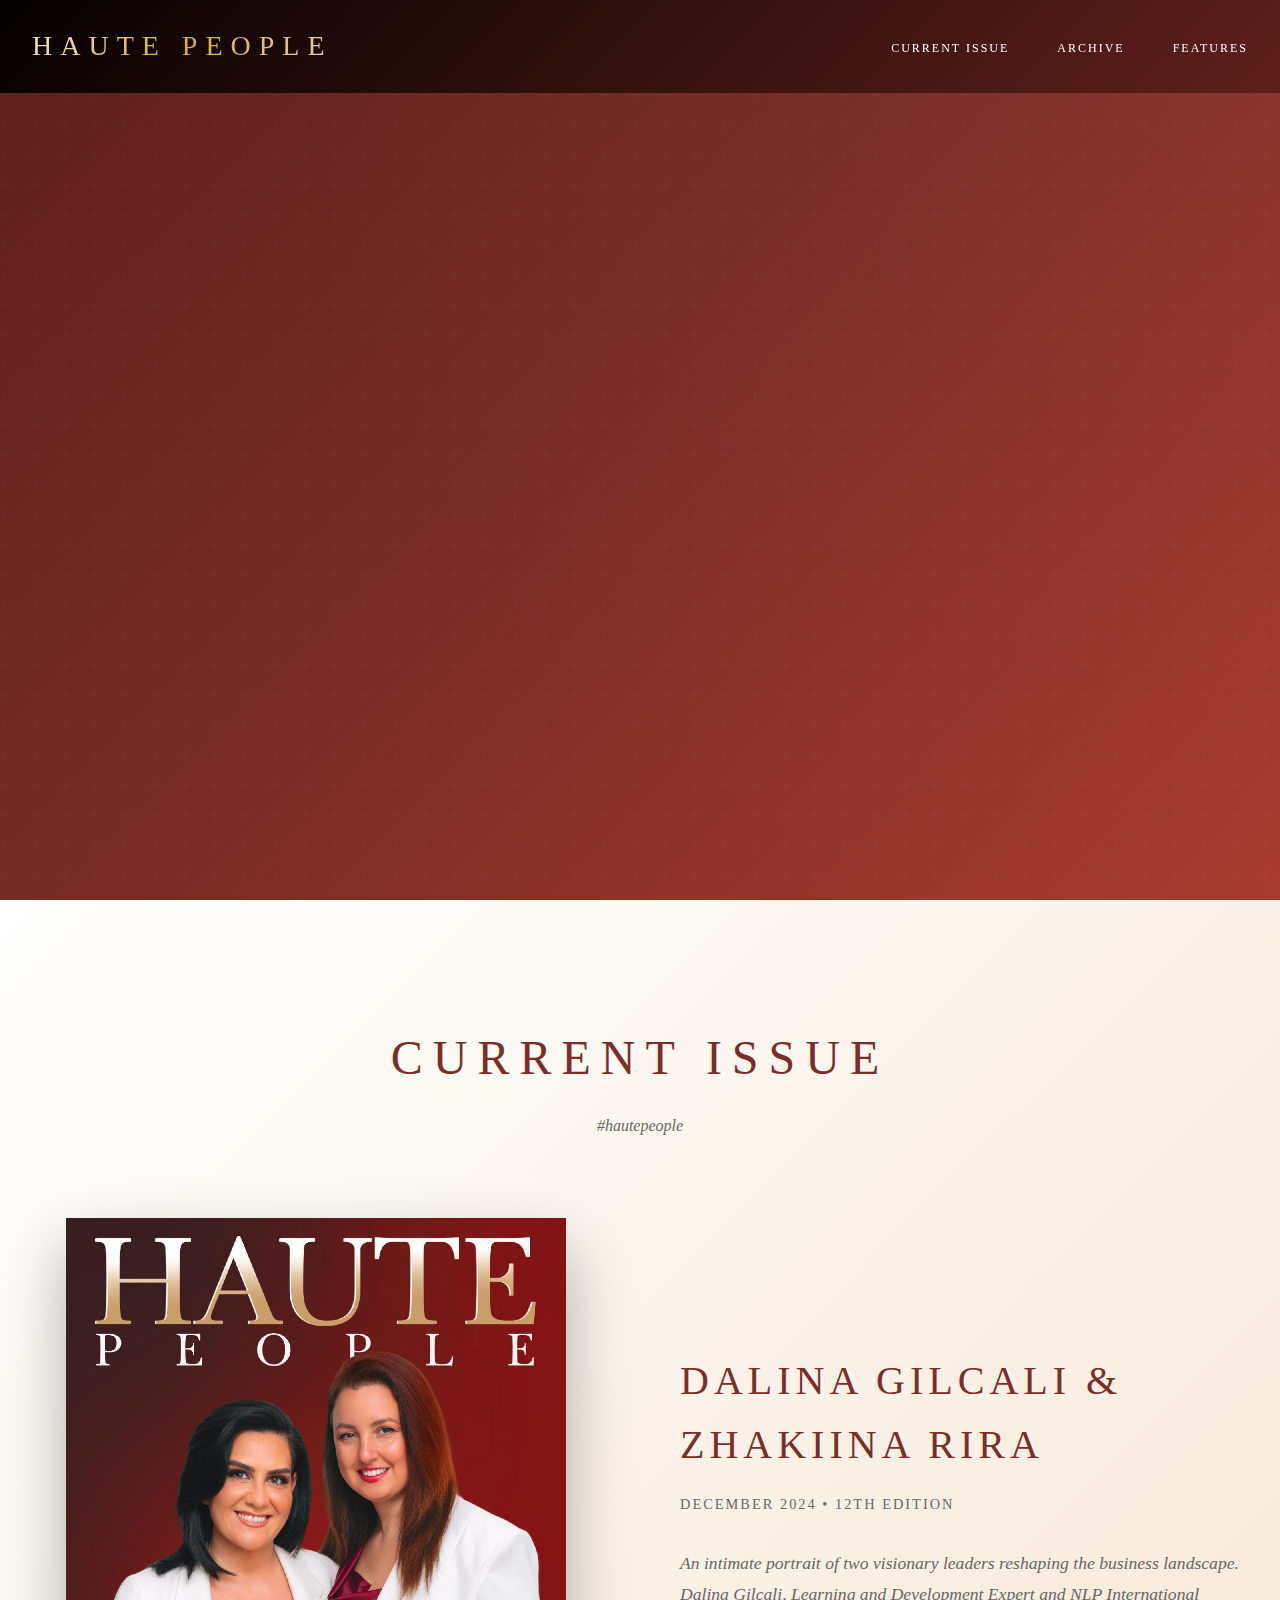
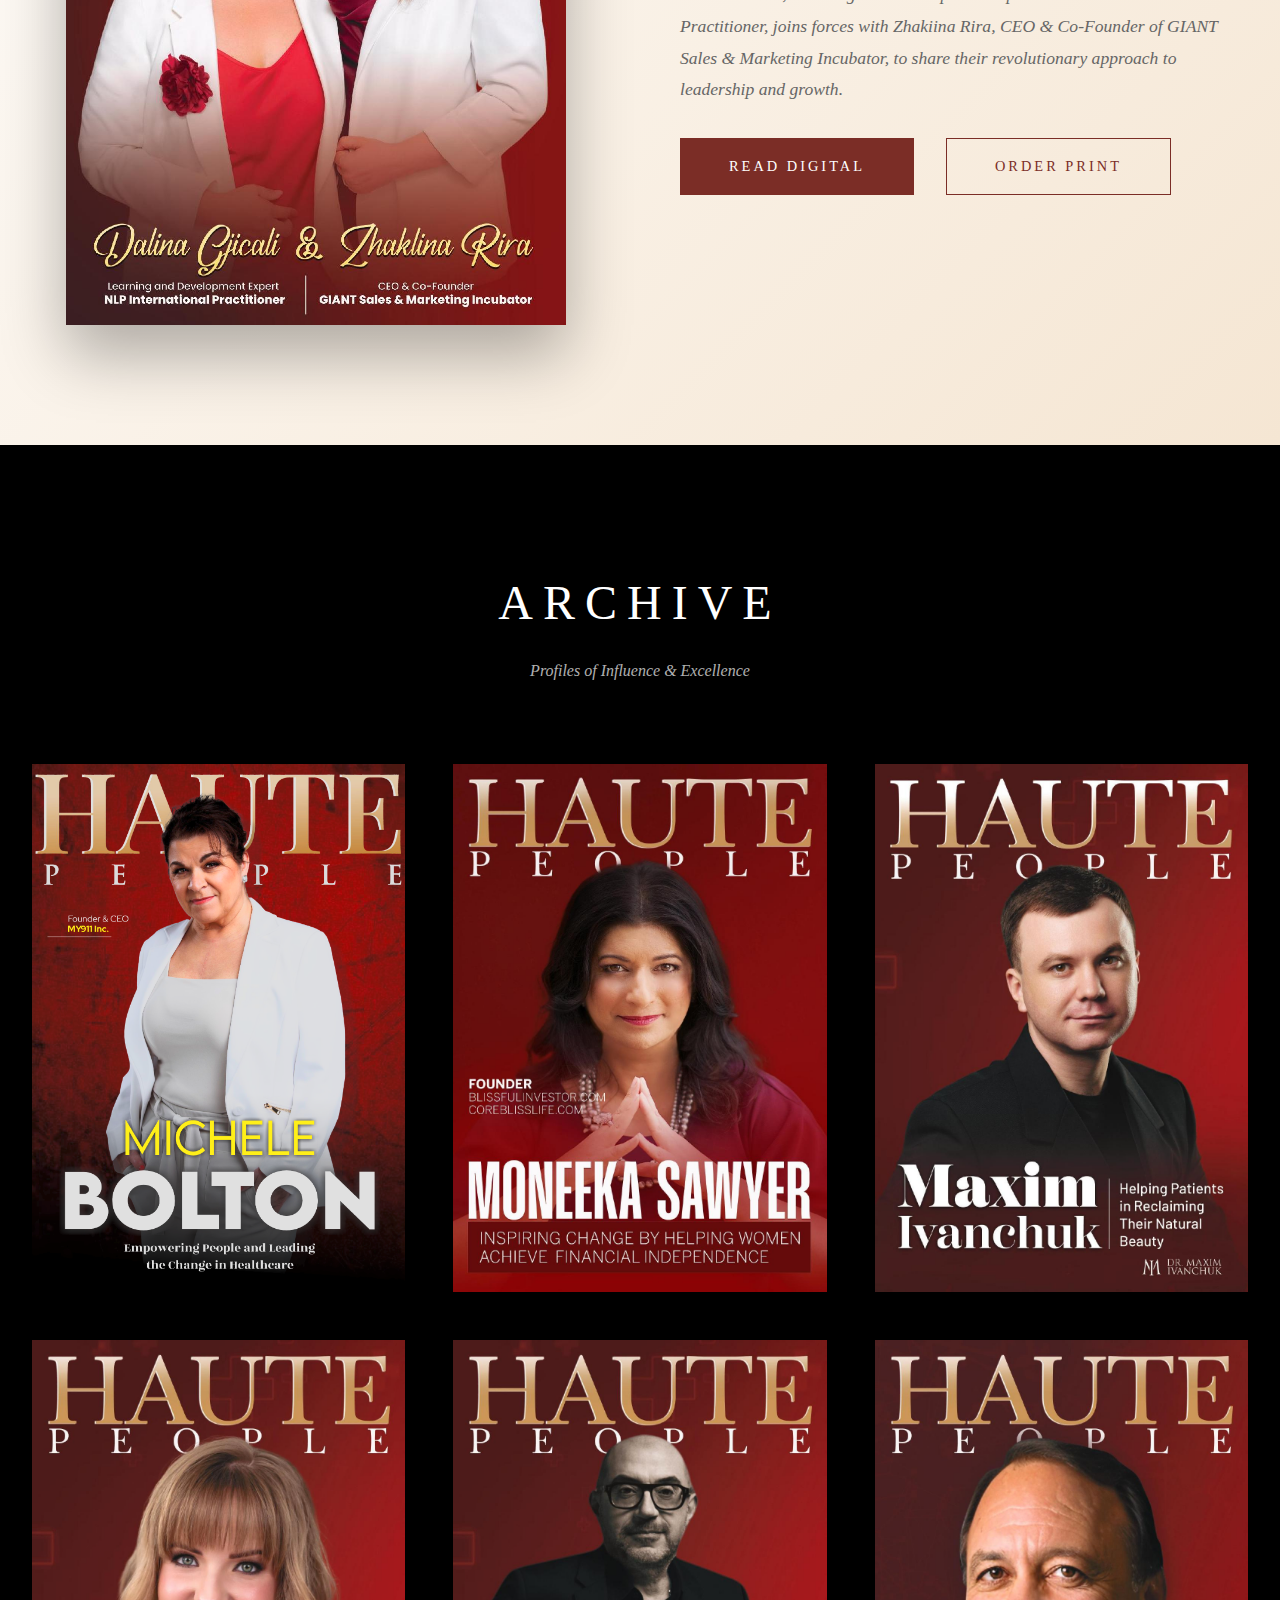
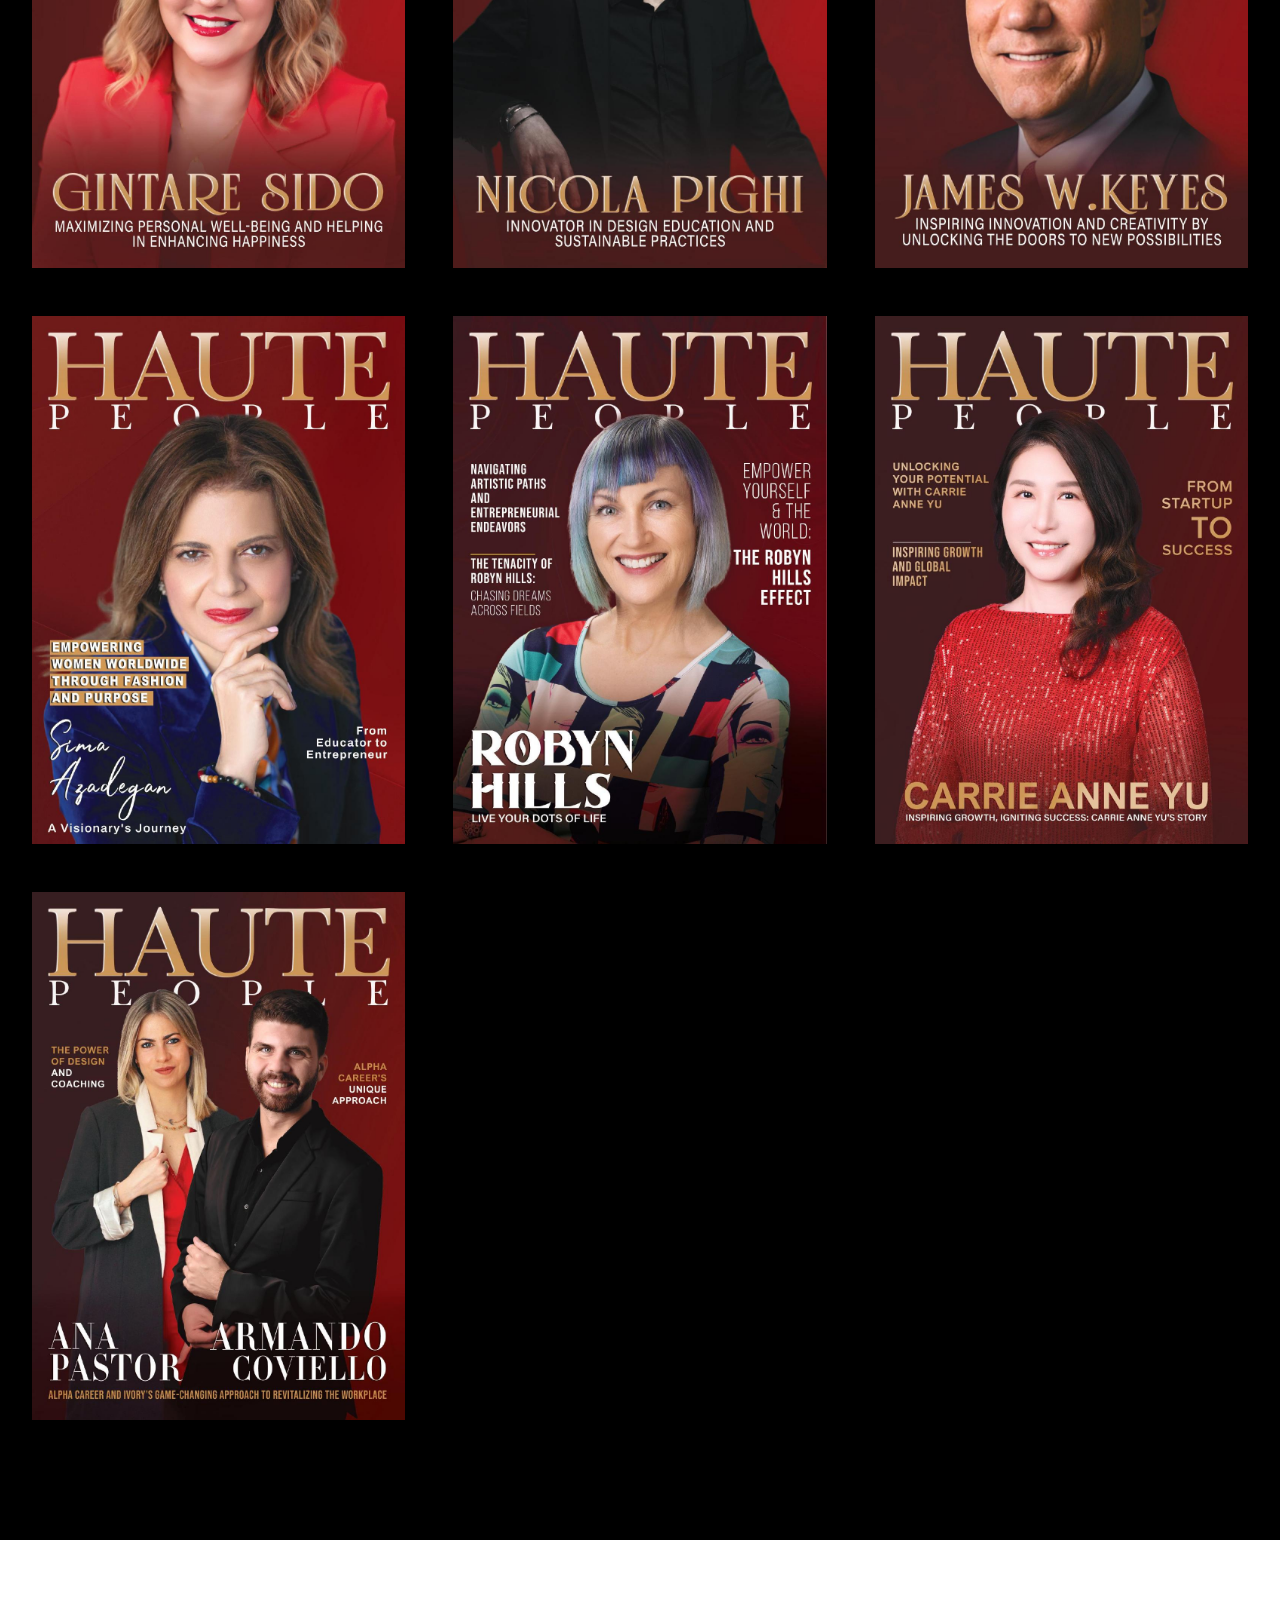
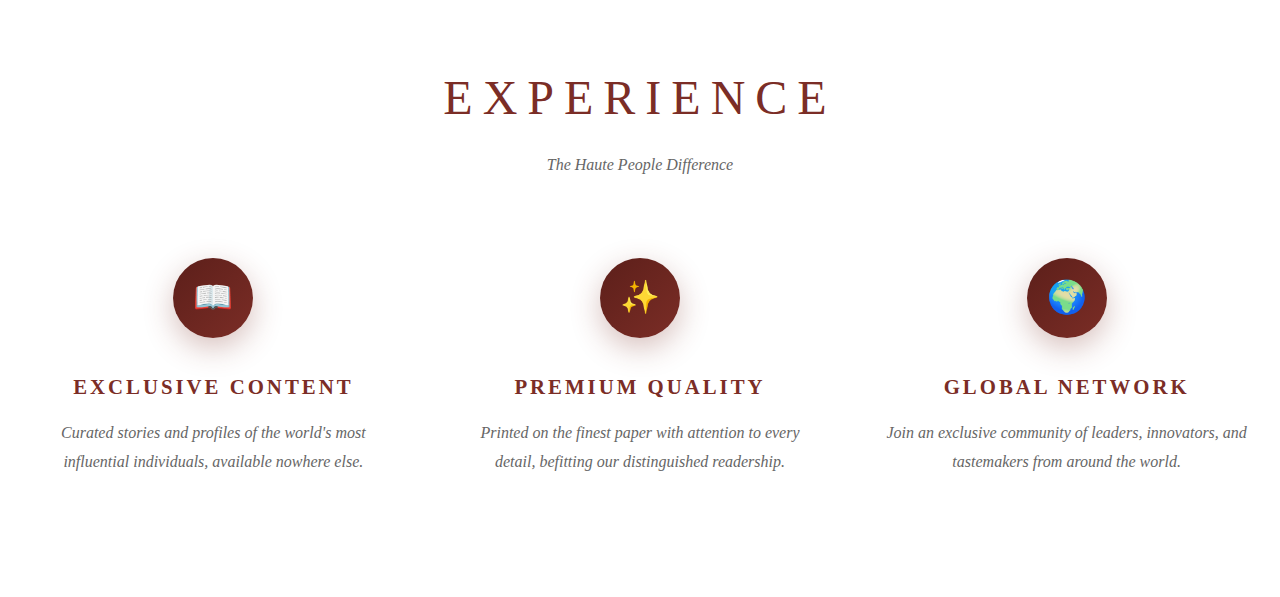
<file: index.html>
<!DOCTYPE html>
<html lang="en">
<head>
    <meta charset="UTF-8">
    <meta name="viewport" content="width=device-width, initial-scale=1.0">
    <title>Haute People Magazine - Exclusive to Individuals with Significant Influence</title>
    
    <!-- External Stylesheets -->
    <link rel="stylesheet" href="css/reset.css">
    <link rel="stylesheet" href="css/styles.css">
    <link rel="stylesheet" href="css/responsive.css">
    
    <!-- Google Fonts -->
    <link href="https://fonts.googleapis.com/css2?family=Dancing+Script:wght@400;700&display=swap" rel="stylesheet">
</head>
<body>
    <!-- Navigation -->
    <nav>
        <div class="nav-container">
            <div class="logo">HAUTE PEOPLE</div>
            <ul class="nav-links">
                <li><a href="#current">Current Issue</a></li>
                <li><a href="#archive">Archive</a></li>
                <li><a href="#features">Features</a></li>
            </ul>
        </div>
    </nav>

    <!-- Hero Section -->
    <section class="hero">
        <div class="hero-bg"></div>
        <div class="hero-content">
            <h1 class="hero-logo">HAUTE PEOPLE</h1>
            <p class="hero-tagline">Magazine</p>
            <p class="hero-subtitle">Exclusive to Individuals with Significant Influence</p>
        </div>
    </section>

    <!-- Current Issue Section -->
    <section class="current-issue" id="current">
        <div class="container">
            <div class="section-header">
                <h2 class="section-title">Current Issue</h2>
                <p class="section-subtitle">#hautepeople</p>
            </div>

            <div class="current-issue-showcase">
                <div class="issue-cover-wrapper">
                    <div class="issue-cover">
                        <div class="issue-cover-image">
                            <img src="assets/covers/edition-12-dalina-zhakiina.jpg" alt="Haute People Magazine - 12th Edition Cover" class="cover-img">
                        </div>
                    </div>
                </div>

                <div class="issue-details">
                    <h3>Dalina Gilcali & Zhakiina Rira</h3>
                    <p class="issue-date">December 2024 • 12th Edition</p>
                    <p class="issue-description">
                        An intimate portrait of two visionary leaders reshaping the business landscape. 
                        Dalina Gilcali, Learning and Development Expert and NLP International Practitioner, 
                        joins forces with Zhakiina Rira, CEO & Co-Founder of GIANT Sales & Marketing Incubator, 
                        to share their revolutionary approach to leadership and growth.
                    </p>
                    
                    <div class="issue-actions">
                        <a href="https://heyzine.com/flip-book/7d79f1df87.html" class="btn btn-primary" target="_blank">Read Digital</a>
                        <a href="https://buy.stripe.com/28oeYlaoz5t27Kg00V" class="btn btn-secondary" target="_blank">Order Print</a>
                    </div>
                </div>
            </div>
        </div>
    </section>

    <!-- Past Issues Section -->
    <section class="past-issues" id="archive">
        <div class="container">
            <div class="section-header">
                <h2 class="section-title">Archive</h2>
                <p class="section-subtitle">Profiles of Influence & Excellence</p>
            </div>

            <div class="issues-grid">
                <div class="issue-card" data-order-url="https://buy.stripe.com/6oEg2p1S3f3C9So6pk" data-cover="assets/covers/Screenshot 2025-07-23 162247.png" data-flipbook="https://heyzine.com/flip-book/802039f0e4.html">
                    <div class="issue-card-cover">
                        <img src="assets/covers/Screenshot 2025-07-23 162247.png" alt="Haute People Magazine - Edition 11 - Michele Bolton" class="issue-cover-img" loading="lazy">
                    </div>
                    <div class="issue-card-actions">
                        <a href="https://heyzine.com/flip-book/802039f0e4.html" class="btn-small btn-read" target="_blank">Read</a>
                        <a href="https://buy.stripe.com/6oEg2p1S3f3C9So6pk" class="btn-small btn-order" target="_blank">Order</a>
                    </div>
                </div>

                <div class="issue-card" data-order-url="https://buy.stripe.com/14k6rPcwH08IaWsaFB" data-cover="assets/covers/edition-10-moneeka-sawyer.jpg" data-flipbook="https://heyzine.com/flip-book/543f20ea04.html">
                    <div class="issue-card-cover">
                        <img src="assets/covers/edition-10-moneeka-sawyer.jpg" alt="Haute People Magazine - Edition 10 - Moneeka Sawyer" class="issue-cover-img" loading="lazy">
                    </div>
                    <div class="issue-card-actions">
                        <a href="https://heyzine.com/flip-book/543f20ea04.html" class="btn-small btn-read" target="_blank">Read</a>
                        <a href="https://buy.stripe.com/14k6rPcwH08IaWsaFB" class="btn-small btn-order" target="_blank">Order</a>
                    </div>
                </div>

                <div class="issue-card" data-order-url="https://buy.stripe.com/bIY8zX2W73kUe8E5li" data-cover="assets/covers/edition-9-maxim-ivanchuk.jpg" data-flipbook="https://heyzine.com/flip-book/15e7a2ce22.html">
                    <div class="issue-card-cover">
                        <img src="assets/covers/edition-9-maxim-ivanchuk.jpg" alt="Haute People Magazine - Edition 9 - Maxim Ivanchuk" class="issue-cover-img" loading="lazy">
                    </div>
                    <div class="issue-card-actions">
                        <a href="https://heyzine.com/flip-book/15e7a2ce22.html" class="btn-small btn-read" target="_blank">Read</a>
                        <a href="https://buy.stripe.com/bIY8zX2W73kUe8E5li" class="btn-small btn-order" target="_blank">Order</a>
                    </div>
                </div>

                <div class="issue-card" data-order-url="https://buy.stripe.com/6oE3fDbsDf3C7Kg297" data-cover="assets/covers/edition-8-gintare-sido.jpg" data-flipbook="https://heyzine.com/flip-book/a42bae7ad2.html">
                    <div class="issue-card-cover">
                        <img src="assets/covers/edition-8-gintare-sido.jpg" alt="Haute People Magazine - Edition 8 - Gintare Sido" class="issue-cover-img" loading="lazy">
                    </div>
                    <div class="issue-card-actions">
                        <a href="https://heyzine.com/flip-book/a42bae7ad2.html" class="btn-small btn-read" target="_blank">Read</a>
                        <a href="https://buy.stripe.com/6oE3fDbsDf3C7Kg297" class="btn-small btn-order" target="_blank">Order</a>
                    </div>
                </div>

                <div class="issue-card" data-order-url="https://buy.stripe.com/28o4jH54fg7G8Ok8xw" data-cover="assets/covers/edition-7-nicola-pighi.jpg" data-flipbook="https://heyzine.com/flip-book/9ae37e8d00.html">
                    <div class="issue-card-cover">
                        <img src="assets/covers/edition-7-nicola-pighi.jpg" alt="Haute People Magazine - Edition 7 - Nicola Pighi" class="issue-cover-img" loading="lazy">
                    </div>
                    <div class="issue-card-actions">
                        <a href="https://heyzine.com/flip-book/9ae37e8d00.html" class="btn-small btn-read" target="_blank">Read</a>
                        <a href="https://buy.stripe.com/28o4jH54fg7G8Ok8xw" class="btn-small btn-order" target="_blank">Order</a>
                    </div>
                </div>

                <div class="issue-card" data-order-url="https://buy.stripe.com/28o4jH54f7Bae8EbJJ" data-cover="assets/covers/edition-6-james-keyes.jpg" data-flipbook="https://heyzine.com/flip-book/c481bb7d56.html">
                    <div class="issue-card-cover">
                        <img src="assets/covers/edition-6-james-keyes.jpg" alt="Haute People Magazine - Edition 6 - James Keyes" class="issue-cover-img" loading="lazy">
                    </div>
                    <div class="issue-card-actions">
                        <a href="https://heyzine.com/flip-book/c481bb7d56.html" class="btn-small btn-read" target="_blank">Read</a>
                        <a href="https://buy.stripe.com/28o4jH54f7Bae8EbJJ" class="btn-small btn-order" target="_blank">Order</a>
                    </div>
                </div>

                <div class="issue-card" data-order-url="https://buy.stripe.com/8wMbM91S3f3C8Ok9BH" data-cover="assets/covers/edition-5-sima-alegan.jpg" data-flipbook="https://heyzine.com/flip-book/7edb3373c6.html">
                    <div class="issue-card-cover">
                        <img src="assets/covers/edition-5-sima-alegan.jpg" alt="Haute People Magazine - Edition 5 - Sima Alegan" class="issue-cover-img" loading="lazy">
                    </div>
                    <div class="issue-card-actions">
                        <a href="https://heyzine.com/flip-book/7edb3373c6.html" class="btn-small btn-read" target="_blank">Read</a>
                        <a href="https://buy.stripe.com/8wMbM91S3f3C8Ok9BH" class="btn-small btn-order" target="_blank">Order</a>
                    </div>
                </div>

                <div class="issue-card" data-order-url="https://buy.stripe.com/dR63fD68jdZy8Ok7tA" data-cover="assets/covers/edition-4-robyn-hills.jpg" data-flipbook="https://heyzine.com/flip-book/ceb7d3e8f3.html">
                    <div class="issue-card-cover">
                        <img src="assets/covers/edition-4-robyn-hills.jpg" alt="Haute People Magazine - Edition 4 - Robyn Hills" class="issue-cover-img" loading="lazy">
                    </div>
                    <div class="issue-card-actions">
                        <a href="https://heyzine.com/flip-book/ceb7d3e8f3.html" class="btn-small btn-read" target="_blank">Read</a>
                        <a href="https://buy.stripe.com/dR63fD68jdZy8Ok7tA" class="btn-small btn-order" target="_blank">Order</a>
                    </div>
                </div>

                <div class="issue-card" data-order-url="https://buy.stripe.com/bIY3fDfITbRq3u015h" data-cover="assets/covers/edition-3-carrie-yu.jpg" data-flipbook="https://heyzine.com/flip-book/2d0e3a97f0.html">
                    <div class="issue-card-cover">
                        <img src="assets/covers/edition-3-carrie-yu.jpg" alt="Haute People Magazine - Edition 3 - Carrie Yu" class="issue-cover-img" loading="lazy">
                    </div>
                    <div class="issue-card-actions">
                        <a href="https://heyzine.com/flip-book/2d0e3a97f0.html" class="btn-small btn-read" target="_blank">Read</a>
                        <a href="https://buy.stripe.com/bIY3fDfITbRq3u015h" class="btn-small btn-order" target="_blank">Order</a>
                    </div>
                </div>

                <div class="issue-card" data-order-url="https://buy.stripe.com/00g9E17cncVu0hO01c" data-cover="assets/covers/edition-2-ana-pastor.jpg" data-flipbook="https://heyzine.com/flip-book/72c353885c.html">
                    <div class="issue-card-cover">
                        <img src="assets/covers/edition-2-ana-pastor.jpg" alt="Haute People Magazine - Edition 2 - Ana Pastor" class="issue-cover-img" loading="lazy">
                    </div>
                    <div class="issue-card-actions">
                        <a href="https://heyzine.com/flip-book/72c353885c.html" class="btn-small btn-read" target="_blank">Read</a>
                        <a href="https://buy.stripe.com/00g9E17cncVu0hO01c" class="btn-small btn-order" target="_blank">Order</a>
                    </div>
                </div>
            </div>
        </div>
    </section>

    <!-- Features Section -->
    <section class="features" id="features">
        <div class="container">
            <div class="section-header">
                <h2 class="section-title">Experience</h2>
                <p class="section-subtitle">The Haute People Difference</p>
            </div>

            <div class="features-grid">
                <div class="feature-item">
                    <div class="feature-icon">📖</div>
                    <h3 class="feature-title">Exclusive Content</h3>
                    <p class="feature-desc">
                        Curated stories and profiles of the world's most influential individuals, 
                        available nowhere else.
                    </p>
                </div>

                <div class="feature-item">
                    <div class="feature-icon">✨</div>
                    <h3 class="feature-title">Premium Quality</h3>
                    <p class="feature-desc">
                        Printed on the finest paper with attention to every detail, 
                        befitting our distinguished readership.
                    </p>
                </div>

                <div class="feature-item">
                    <div class="feature-icon">🌍</div>
                    <h3 class="feature-title">Global Network</h3>
                    <p class="feature-desc">
                        Join an exclusive community of leaders, innovators, and tastemakers 
                        from around the world.
                    </p>
                </div>
            </div>
        </div>
    </section>



    <!-- External JavaScript -->
    <script src="js/script.js"></script>
</body>
</html>
</file>
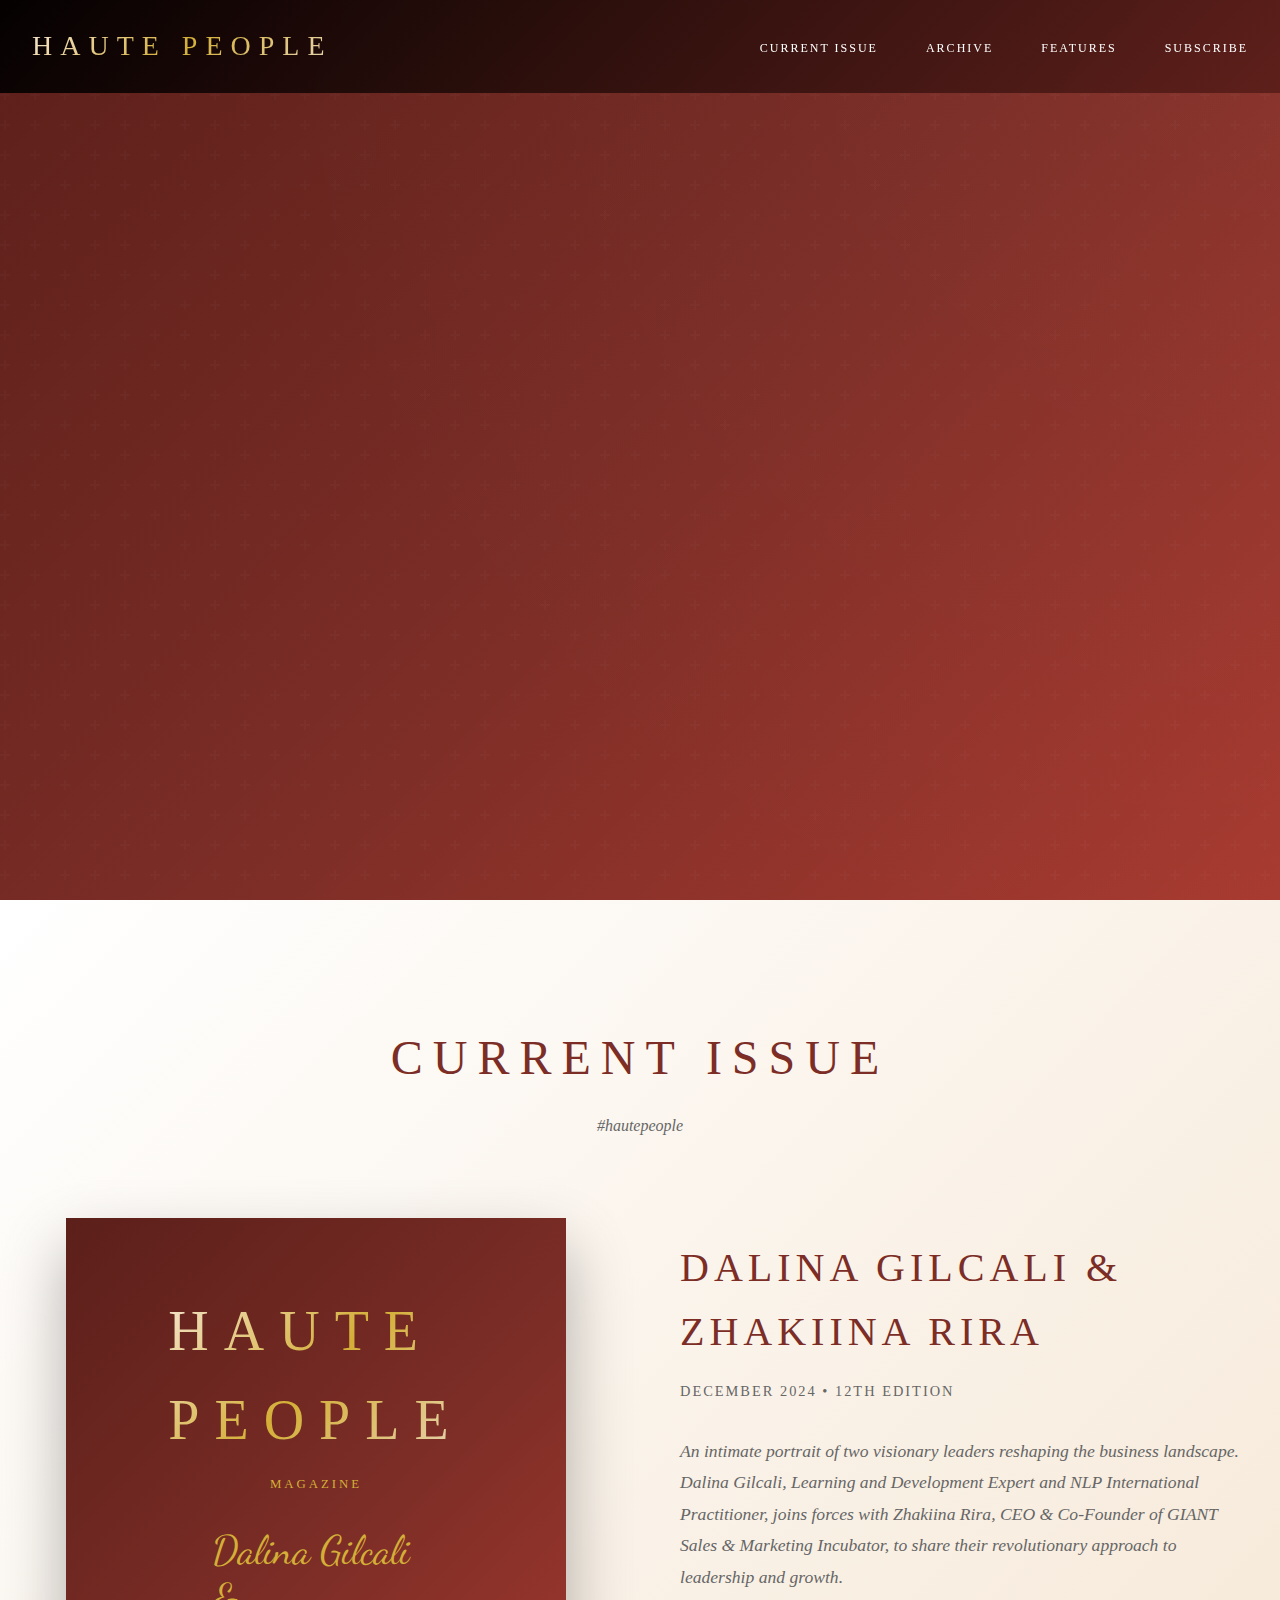
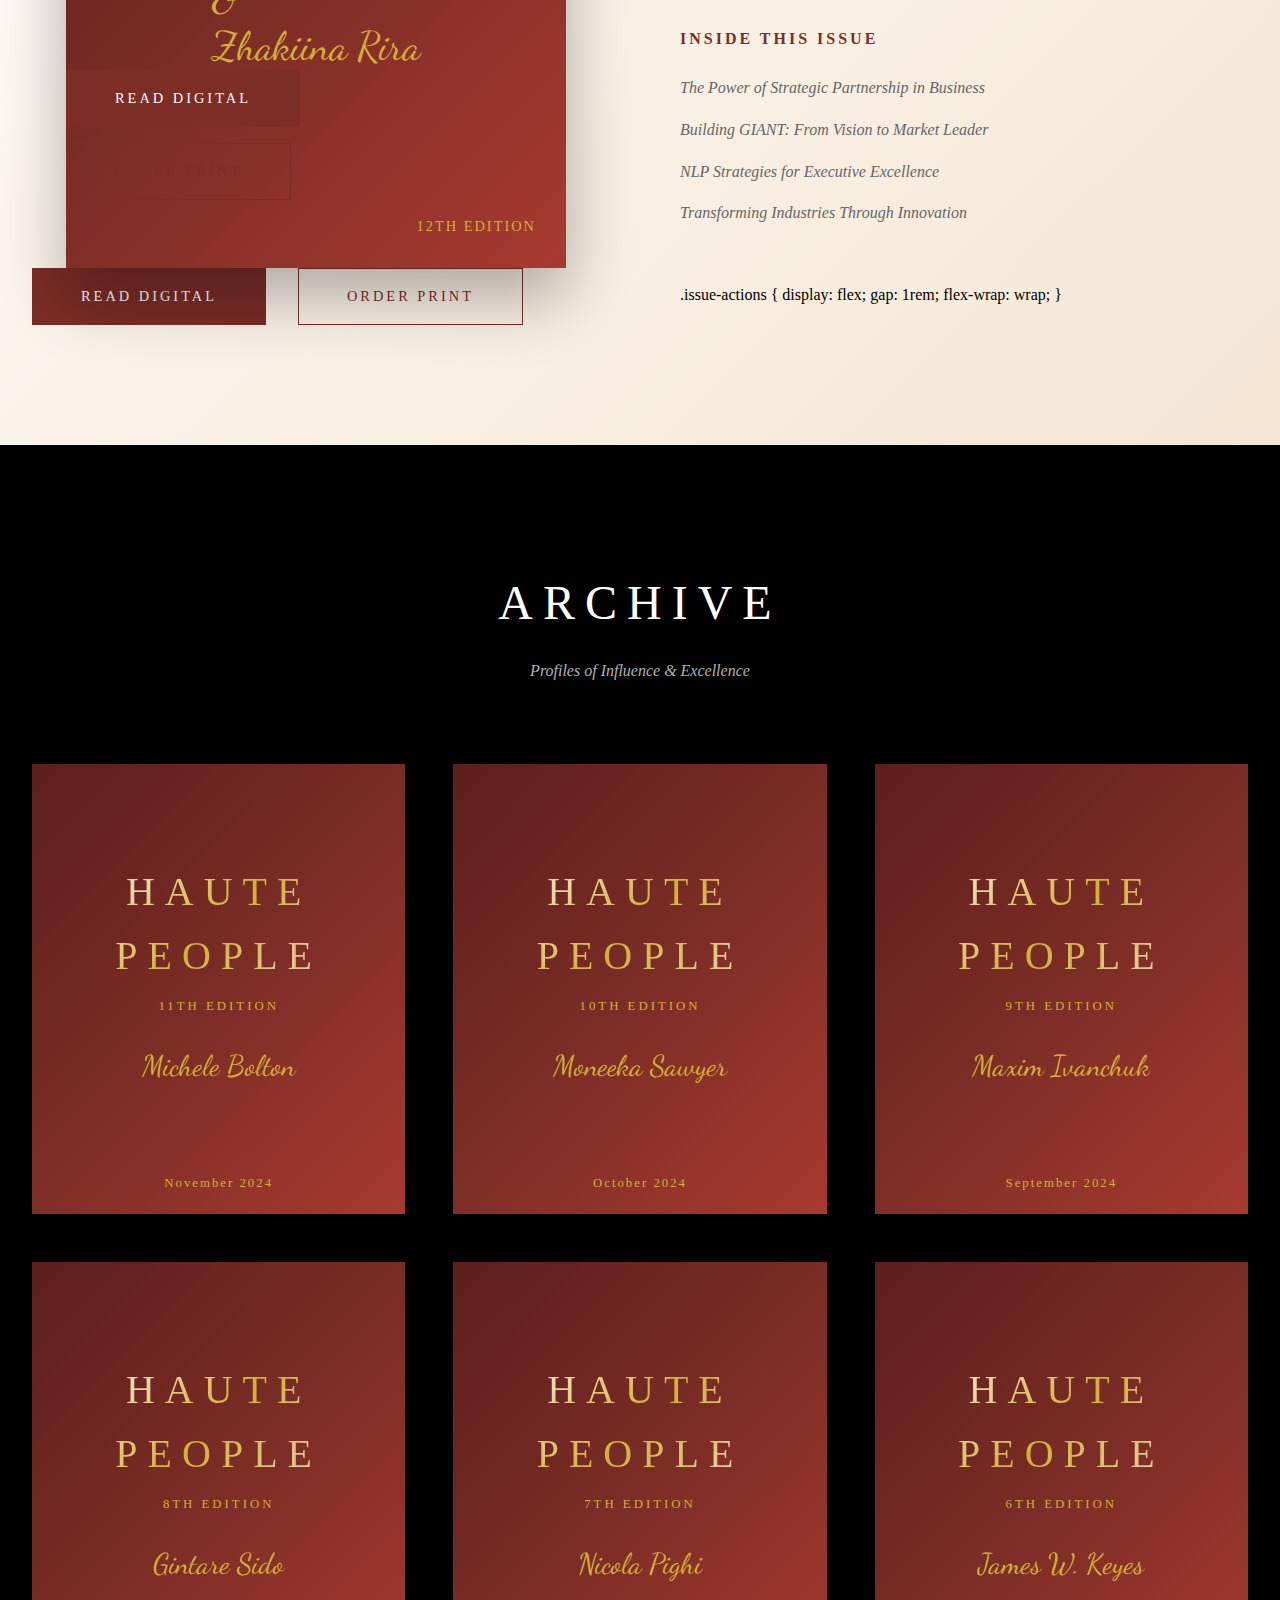
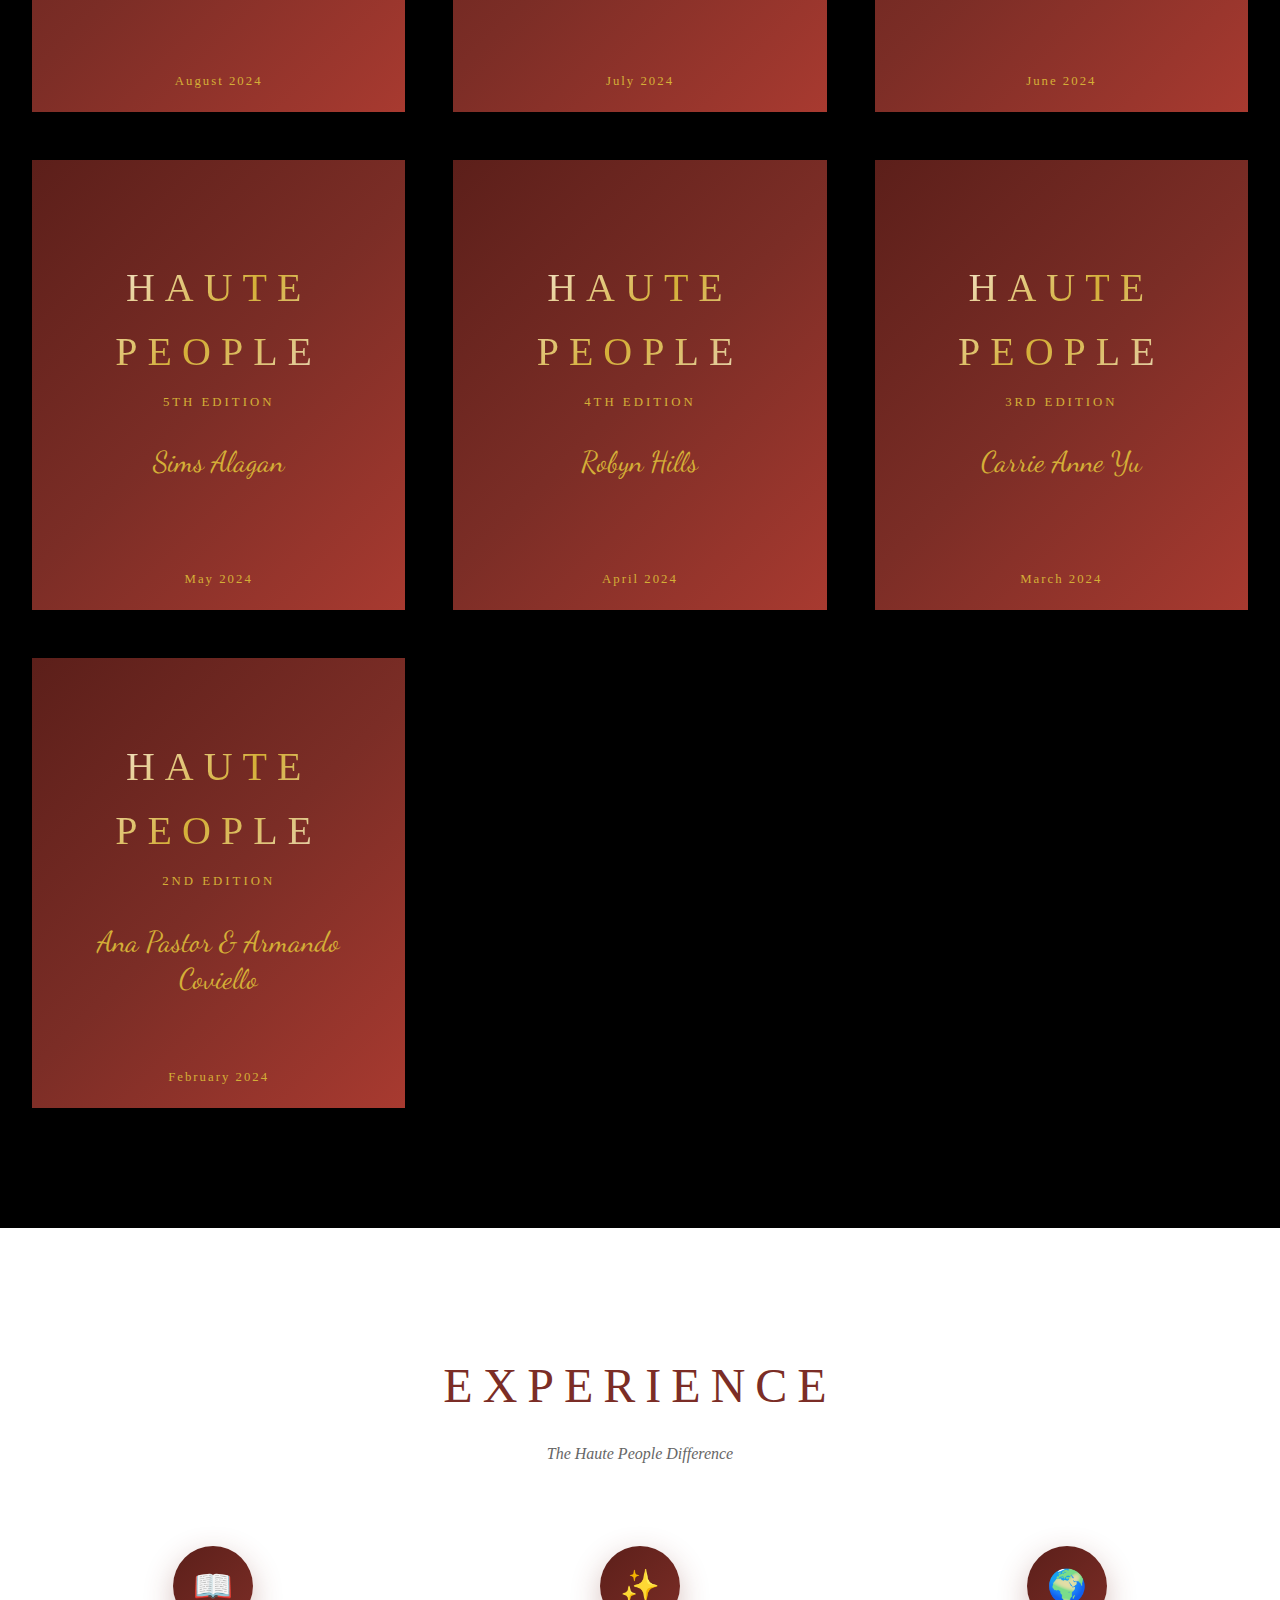
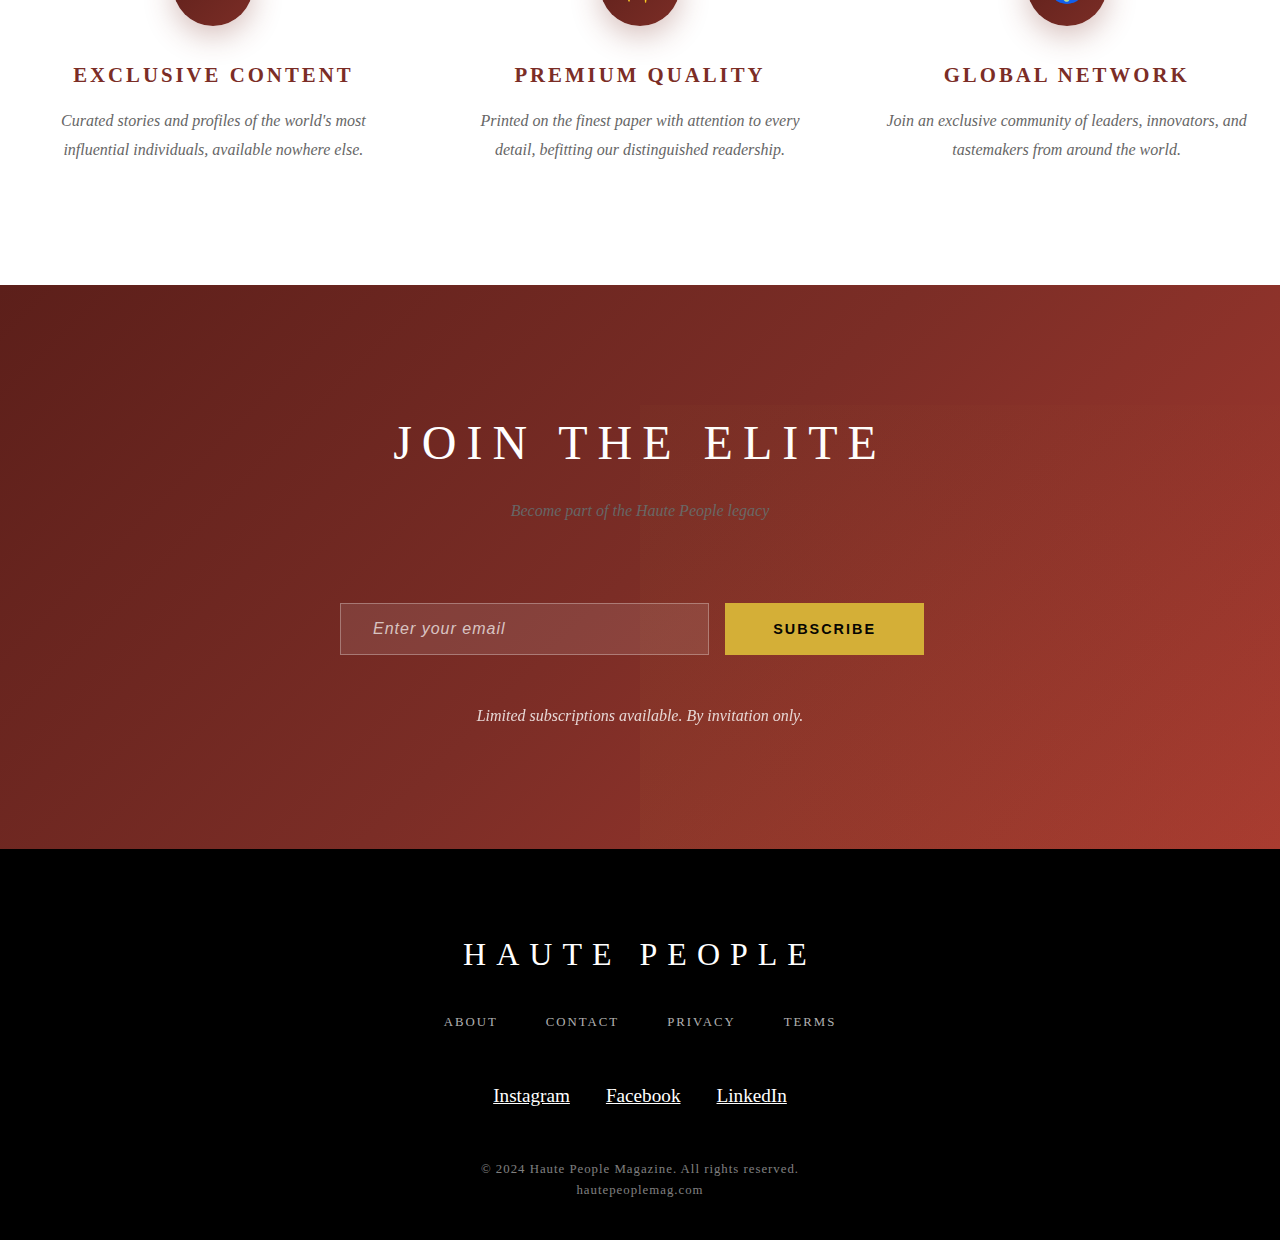
<file: haute-people-landing.html>
<!DOCTYPE html>
<html lang="en">
<head>
    <meta charset="UTF-8">
    <meta name="viewport" content="width=device-width, initial-scale=1.0">
    <title>Haute People Magazine - Exclusive to Individuals with Significant Influence</title>
    <link href="https://fonts.googleapis.com/css2?family=Dancing+Script:wght@400;700&display=swap" rel="stylesheet">
    <style>
        * {
            margin: 0;
            padding: 0;
            box-sizing: border-box;
        }
        
        * {
            margin: 0;
            padding: 0;
            box-sizing: border-box;
        }

        :root {
            --burgundy: #7B2D26;
            --dark-burgundy: #5C1F1A;
            --light-burgundy: #A83A30;
            --gold: #D4AF37;
            --cream: #F5E6D3;
            --champagne: #E8D5B7;
            --black: #000000;
            --white: #FFFFFF;
            --gray: #666666;
        }

        body {
            font-family: 'Georgia', 'Times New Roman', serif;
            line-height: 1.6;
            color: var(--black);
            background: var(--white);
            overflow-x: hidden;
        }

        @import url('https://fonts.googleapis.com/css2?family=Dancing+Script:wght@400;700&display=swap');

        /* Navigation */
        nav {
            position: fixed;
            top: 0;
            width: 100%;
            background: linear-gradient(135deg, rgba(0, 0, 0, 0.95) 0%, rgba(92, 31, 26, 0.95) 100%);
            backdrop-filter: blur(10px);
            z-index: 1000;
            transition: all 0.3s ease;
        }

        .nav-container {
            max-width: 1400px;
            margin: 0 auto;
            padding: 1.5rem 2rem;
            display: flex;
            justify-content: space-between;
            align-items: center;
        }

        .logo {
            font-size: 28px;
            font-weight: 300;
            letter-spacing: 8px;
            background: linear-gradient(135deg, var(--cream) 0%, var(--gold) 50%, var(--champagne) 100%);
            -webkit-background-clip: text;
            -webkit-text-fill-color: transparent;
            text-transform: uppercase;
        }

        .nav-links {
            display: flex;
            gap: 3rem;
            list-style: none;
            align-items: center;
        }

        .nav-links a {
            text-decoration: none;
            color: var(--white);
            font-weight: 300;
            letter-spacing: 2px;
            text-transform: uppercase;
            font-size: 12px;
            transition: color 0.3s ease;
            position: relative;
        }

        .nav-links a::after {
            content: '';
            position: absolute;
            bottom: -5px;
            left: 0;
            width: 0;
            height: 1px;
            background: var(--gold);
            transition: width 0.3s ease;
        }

        .nav-links a:hover::after {
            width: 100%;
        }

        /* Hero Section */
        .hero {
            height: 100vh;
            background: linear-gradient(135deg, var(--dark-burgundy) 0%, var(--burgundy) 50%, var(--light-burgundy) 100%);
            display: flex;
            align-items: center;
            justify-content: center;
            position: relative;
            overflow: hidden;
        }

        .hero-bg {
            position: absolute;
            top: 0;
            left: 0;
            width: 100%;
            height: 100%;
            opacity: 0.2;
            background: radial-gradient(circle at top right, rgba(255,255,255,0.1) 0%, transparent 70%);
        }

        .hero::after {
            content: '';
            position: absolute;
            top: 0;
            left: 0;
            width: 100%;
            height: 100%;
            opacity: 0.05;
            background-image: url("data:image/svg+xml,%3Csvg width='60' height='60' viewBox='0 0 60 60' xmlns='http://www.w3.org/2000/svg'%3E%3Cg fill='none' fill-rule='evenodd'%3E%3Cg fill='%23ffffff' fill-opacity='0.4'%3E%3Cpath d='M36 34v-4h-2v4h-4v2h4v4h2v-4h4v-2h-4zm0-30V0h-2v4h-4v2h4v4h2V6h4V4h-4zM6 34v-4H4v4H0v2h4v4h2v-4h4v-2H6zM6 4V0H4v4H0v2h4v4h2V6h4V4H6z'/%3E%3C/g%3E%3C/g%3E%3C/svg%3E");
        }

        .hero-content {
            text-align: center;
            z-index: 1;
            max-width: 900px;
            padding: 0 2rem;
        }

        .hero-logo {
            font-size: clamp(4rem, 10vw, 8rem);
            font-weight: 300;
            letter-spacing: 20px;
            background: linear-gradient(135deg, var(--cream) 0%, var(--gold) 50%, var(--champagne) 100%);
            -webkit-background-clip: text;
            -webkit-text-fill-color: transparent;
            margin-bottom: 0.5rem;
            text-transform: uppercase;
            opacity: 0;
            animation: fadeInUp 1.2s ease forwards;
            text-shadow: 0 0 30px rgba(212, 175, 55, 0.3);
        }

        .hero-tagline {
            font-size: 1rem;
            color: var(--gold);
            letter-spacing: 3px;
            text-transform: uppercase;
            margin-bottom: 3rem;
            opacity: 0;
            animation: fadeInUp 1.2s ease 0.3s forwards;
        }

        .hero-subtitle {
            font-size: 1.1rem;
            color: rgba(255, 255, 255, 0.8);
            font-style: italic;
            margin-bottom: 3rem;
            opacity: 0;
            animation: fadeInUp 1.2s ease 0.5s forwards;
        }

        @keyframes fadeInUp {
            to {
                opacity: 1;
                transform: translateY(0);
            }
            from {
                opacity: 0;
                transform: translateY(30px);
            }
        }

        /* Current Issue Section */
        .current-issue {
            padding: 120px 0;
            background: linear-gradient(135deg, var(--white) 0%, var(--cream) 100%);
        }

        .container {
            max-width: 1400px;
            margin: 0 auto;
            padding: 0 2rem;
        }

        .section-header {
            text-align: center;
            margin-bottom: 5rem;
        }

        .section-title {
            font-size: 3rem;
            font-weight: 300;
            letter-spacing: 10px;
            text-transform: uppercase;
            margin-bottom: 1rem;
            color: var(--burgundy);
        }

        .section-subtitle {
            font-size: 1rem;
            color: var(--gray);
            font-style: italic;
        }

        .current-issue-showcase {
            display: grid;
            grid-template-columns: 1fr 1fr;
            gap: 5rem;
            align-items: center;
        }

        .issue-cover-wrapper {
            position: relative;
        }

        .issue-cover {
            width: 100%;
            max-width: 500px;
            margin: 0 auto;
            position: relative;
            box-shadow: 0 30px 60px rgba(0,0,0,0.3);
            transition: transform 0.5s ease;
        }

        .issue-cover:hover {
            transform: scale(1.02);
        }

        .issue-cover-image {
            width: 100%;
            height: 650px;
            background: linear-gradient(135deg, var(--dark-burgundy) 0%, var(--burgundy) 50%, var(--light-burgundy) 100%);
            position: relative;
            overflow: hidden;
            display: flex;
            flex-direction: column;
            align-items: center;
            justify-content: center;
            color: var(--white);
        }

        .issue-cover-logo {
            font-size: 3.5rem;
            font-weight: 300;
            letter-spacing: 15px;
            text-transform: uppercase;
            margin-bottom: 0.5rem;
            background: linear-gradient(135deg, var(--cream) 0%, var(--gold) 50%, var(--champagne) 100%);
            -webkit-background-clip: text;
            -webkit-text-fill-color: transparent;
        }

        .issue-cover-tagline {
            font-size: 0.8rem;
            letter-spacing: 3px;
            color: var(--gold);
        }

        .issue-number {
            position: absolute;
            bottom: 30px;
            right: 30px;
            font-size: 0.9rem;
            letter-spacing: 2px;
            color: var(--gold);
        }

        .issue-details h3 {
            font-size: 2.5rem;
            font-weight: 300;
            letter-spacing: 5px;
            text-transform: uppercase;
            margin-bottom: 1rem;
            color: var(--burgundy);
        }

        .issue-date {
            font-size: 0.9rem;
            color: var(--gray);
            letter-spacing: 2px;
            text-transform: uppercase;
            margin-bottom: 2rem;
        }

        .issue-description {
            font-size: 1.1rem;
            line-height: 1.8;
            color: var(--gray);
            margin-bottom: 2rem;
            font-style: italic;
        }

        .issue-features {
            margin-bottom: 3rem;
        }

        .issue-features h4 {
            font-size: 1rem;
            letter-spacing: 3px;
            text-transform: uppercase;
            margin-bottom: 1rem;
            color: var(--burgundy);
        }

        .issue-features ul {
            list-style: none;
        }

        .issue-features li {
            padding: 0.5rem 0;
            color: var(--gray);
            font-style: italic;
        }

        .issue-actions {
            display: flex;
            gap: 1rem;
            flex-wrap: wrap;
        }

        .btn {
            display: inline-block;
            padding: 1rem 3rem;
            text-decoration: none;
            text-transform: uppercase;
            letter-spacing: 3px;
            font-size: 0.9rem;
            transition: all 0.3s ease;
            cursor: pointer;
            margin-right: 1rem;
        }

        .btn-primary {
            background: var(--burgundy);
            color: var(--white);
            border: 1px solid var(--burgundy);
        }

        .btn-primary:hover {
            background: var(--dark-burgundy);
            transform: translateY(-2px);
        }

        .btn-secondary {
            background: transparent;
            color: var(--burgundy);
            border: 1px solid var(--burgundy);
        }

        .btn-secondary:hover {
            background: var(--burgundy);
            color: var(--white);
        }

        /* Past Issues Grid */
        .past-issues {
            padding: 120px 0;
            background: var(--black);
        }

        .past-issues .section-title {
            color: var(--white);
        }

        .past-issues .section-subtitle {
            color: rgba(255, 255, 255, 0.7);
        }

        .issues-grid {
            display: grid;
            grid-template-columns: repeat(auto-fill, minmax(300px, 1fr));
            gap: 3rem;
            margin-top: 5rem;
        }

        .issue-card {
            background: var(--burgundy);
            position: relative;
            overflow: hidden;
            transition: all 0.3s ease;
            cursor: pointer;
        }

        .issue-card:hover {
            transform: translateY(-10px);
            box-shadow: 0 20px 40px rgba(0,0,0,0.5);
        }

        .issue-card-cover {
            height: 450px;
            background: linear-gradient(135deg, var(--dark-burgundy) 0%, var(--burgundy) 50%, var(--light-burgundy) 100%);
            display: flex;
            flex-direction: column;
            align-items: center;
            justify-content: center;
            color: var(--white);
            text-align: center;
            padding: 2rem;
        }

        .issue-card-logo {
            font-size: 2.5rem;
            font-weight: 300;
            letter-spacing: 10px;
            text-transform: uppercase;
            margin-bottom: 0.5rem;
            background: linear-gradient(135deg, var(--cream) 0%, var(--gold) 50%, var(--champagne) 100%);
            -webkit-background-clip: text;
            -webkit-text-fill-color: transparent;
        }

        .issue-card-edition {
            font-size: 0.8rem;
            color: var(--gold);
            letter-spacing: 3px;
            text-transform: uppercase;
            margin-bottom: 2rem;
        }

        .issue-card-theme {
            font-family: 'Dancing Script', cursive;
            font-size: 1.8rem;
            font-weight: 400;
            color: var(--gold);
            margin-bottom: 2rem;
            padding: 0 1rem;
            line-height: 1.3;
        }

        .issue-card-date {
            position: absolute;
            bottom: 20px;
            left: 50%;
            transform: translateX(-50%);
            font-size: 0.8rem;
            letter-spacing: 2px;
            color: var(--gold);
        }

        /* Features Section */
        .features {
            padding: 120px 0;
            background: var(--white);
        }

        .features-grid {
            display: grid;
            grid-template-columns: repeat(3, 1fr);
            gap: 4rem;
            margin-top: 5rem;
        }

        .feature-item {
            text-align: center;
        }

        .feature-icon {
            width: 80px;
            height: 80px;
            margin: 0 auto 2rem;
            background: linear-gradient(135deg, var(--dark-burgundy) 0%, var(--burgundy) 100%);
            display: flex;
            align-items: center;
            justify-content: center;
            color: var(--gold);
            font-size: 2rem;
            border-radius: 50%;
            box-shadow: 0 10px 30px rgba(123, 45, 38, 0.3);
        }

        .feature-title {
            font-size: 1.3rem;
            letter-spacing: 3px;
            text-transform: uppercase;
            margin-bottom: 1rem;
            color: var(--burgundy);
        }

        .feature-desc {
            color: var(--gray);
            line-height: 1.8;
            font-style: italic;
        }

        /* Subscription Section */
        .subscription {
            padding: 120px 0;
            background: linear-gradient(135deg, var(--dark-burgundy) 0%, var(--burgundy) 50%, var(--light-burgundy) 100%);
            color: var(--white);
            text-align: center;
            position: relative;
            overflow: hidden;
        }

        .subscription::before {
            content: '';
            position: absolute;
            width: 100%;
            height: 100%;
            background: radial-gradient(circle at bottom left, rgba(212, 175, 55, 0.1) 0%, transparent 70%);
            opacity: 0.5;
        }

        .subscription .section-title {
            color: var(--white);
        }

        .subscription-form {
            max-width: 600px;
            margin: 3rem auto;
            display: flex;
            gap: 1rem;
        }

        .subscription-form input {
            flex: 1;
            padding: 1rem 2rem;
            background: rgba(255, 255, 255, 0.1);
            border: 1px solid rgba(255, 255, 255, 0.3);
            color: var(--white);
            font-size: 1rem;
            letter-spacing: 1px;
        }

        .subscription-form input::placeholder {
            color: rgba(255, 255, 255, 0.7);
            font-style: italic;
        }

        .btn-subscribe {
            background: var(--gold);
            color: var(--black);
            border: none;
            padding: 1rem 3rem;
            font-weight: 600;
            letter-spacing: 2px;
            text-transform: uppercase;
        }

        .btn-subscribe:hover {
            background: var(--white);
            transform: translateY(-2px);
        }

        /* Footer */
        footer {
            background: var(--black);
            color: var(--white);
            padding: 80px 0 40px;
            text-align: center;
        }

        .footer-logo {
            font-size: 2rem;
            font-weight: 300;
            letter-spacing: 10px;
            text-transform: uppercase;
            margin-bottom: 2rem;
        }

        .footer-links {
            display: flex;
            justify-content: center;
            gap: 3rem;
            margin-bottom: 3rem;
            flex-wrap: wrap;
        }

        .footer-links a {
            color: rgba(255, 255, 255, 0.7);
            text-decoration: none;
            text-transform: uppercase;
            letter-spacing: 2px;
            font-size: 0.8rem;
            transition: color 0.3s ease;
        }

        .footer-links a:hover {
            color: var(--gold);
        }

        .social-links {
            margin-bottom: 3rem;
        }

        .social-links a {
            display: inline-block;
            margin: 0 1rem;
            color: var(--white);
            font-size: 1.2rem;
            transition: color 0.3s ease;
        }

        .social-links a:hover {
            color: var(--gold);
        }

        .copyright {
            color: rgba(255, 255, 255, 0.5);
            font-size: 0.8rem;
            letter-spacing: 1px;
        }

        /* Responsive */
        @media (max-width: 968px) {
            .current-issue-showcase {
                grid-template-columns: 1fr;
                text-align: center;
            }

            .features-grid {
                grid-template-columns: 1fr;
                gap: 3rem;
            }
        }

        @media (max-width: 768px) {
            .nav-links {
                display: none;
            }

            .hero-logo {
                font-size: 3rem;
                letter-spacing: 10px;
            }

            .issues-grid {
                grid-template-columns: 1fr;
            }

            .subscription-form {
                flex-direction: column;
            }
        }
    </style>
</head>
<body>
    <!-- Navigation -->
    <nav>
        <div class="nav-container">
            <div class="logo">HAUTE PEOPLE</div>
            <ul class="nav-links">
                <li><a href="#current">Current Issue</a></li>
                <li><a href="#archive">Archive</a></li>
                <li><a href="#features">Features</a></li>
                <li><a href="#subscribe">Subscribe</a></li>
            </ul>
        </div>
    </nav>

    <!-- Hero Section -->
    <section class="hero">
        <div class="hero-bg"></div>
        <div class="hero-content">
            <h1 class="hero-logo">HAUTE PEOPLE</h1>
            <p class="hero-tagline">Magazine</p>
            <p class="hero-subtitle">Exclusive to Individuals with Significant Influence</p>
        </div>
    </section>

    <!-- Current Issue Section -->
    <section class="current-issue" id="current">
        <div class="container">
            <div class="section-header">
                <h2 class="section-title">Current Issue</h2>
                <p class="section-subtitle">#hautepeople</p>
            </div>

            <div class="current-issue-showcase">
                <div class="issue-cover-wrapper">
                    <div class="issue-cover">
                        <div class="issue-cover-image">
                            <div class="issue-cover-logo">HAUTE<br>PEOPLE</div>
                            <div class="issue-cover-tagline">MAGAZINE</div>
                            <div style="margin-top: 2rem; font-family: 'Dancing Script', cursive; font-size: 2.5rem; font-weight: 400; line-height: 1.2; color: var(--gold);">
                                Dalina Gilcali<br>&<br>Zhakiina Rira
                            </div>

                    <div class="issue-actions">
                        <a href="#" class="btn btn-primary">Read Digital</a>
                        <a href="#" class="btn btn-secondary">Order Print</a>
                    </div>
                            <div class="issue-number">12TH EDITION</div>
                        </div>
                    </div>

                    <div class="issue-actions">
                        <a href="#" class="btn btn-primary">Read Digital</a>
                        <a href="#" class="btn btn-secondary">Order Print</a>
                    </div>
                </div>

                <div class="issue-details">
                    <h3>Dalina Gilcali & Zhakiina Rira</h3>
                    <p class="issue-date">December 2024 • 12th Edition</p>
                    <p class="issue-description">
                        An intimate portrait of two visionary leaders reshaping the business landscape. 
                        Dalina Gilcali, Learning and Development Expert and NLP International Practitioner, 
                        joins forces with Zhakiina Rira, CEO & Co-Founder of GIANT Sales & Marketing Incubator, 
                        to share their revolutionary approach to leadership and growth.
                    </p>
                    
                    <div class="issue-features">
                        <h4>Inside This Issue</h4>
                        <ul>
                            <li>The Power of Strategic Partnership in Business</li>
                            <li>Building GIANT: From Vision to Market Leader</li>
                            <li>NLP Strategies for Executive Excellence</li>
                            <li>Transforming Industries Through Innovation</li>
                        </ul>
                    </div>

        .issue-actions {
            display: flex;
            gap: 1rem;
            flex-wrap: wrap;
        }
                </div>
            </div>
        </div>
    </section>

    <!-- Past Issues Section -->
    <section class="past-issues" id="archive">
        <div class="container">
            <div class="section-header">
                <h2 class="section-title">Archive</h2>
                <p class="section-subtitle">Profiles of Influence & Excellence</p>
            </div>

            <div class="issues-grid">
                <div class="issue-card">
                    <div class="issue-card-cover">
                        <div class="issue-card-logo">HAUTE<br>PEOPLE</div>
                        <div class="issue-card-edition">11th Edition</div>
                        <div class="issue-card-theme">Michele Bolton</div>
                        <div class="issue-card-date">November 2024</div>
                    </div>
                </div>

                <div class="issue-card">
                    <div class="issue-card-cover">
                        <div class="issue-card-logo">HAUTE<br>PEOPLE</div>
                        <div class="issue-card-edition">10th Edition</div>
                        <div class="issue-card-theme">Moneeka Sawyer</div>
                        <div class="issue-card-date">October 2024</div>
                    </div>
                </div>

                <div class="issue-card">
                    <div class="issue-card-cover">
                        <div class="issue-card-logo">HAUTE<br>PEOPLE</div>
                        <div class="issue-card-edition">9th Edition</div>
                        <div class="issue-card-theme">Maxim Ivanchuk</div>
                        <div class="issue-card-date">September 2024</div>
                    </div>
                </div>

                <div class="issue-card">
                    <div class="issue-card-cover">
                        <div class="issue-card-logo">HAUTE<br>PEOPLE</div>
                        <div class="issue-card-edition">8th Edition</div>
                        <div class="issue-card-theme">Gintare Sido</div>
                        <div class="issue-card-date">August 2024</div>
                    </div>
                </div>

                <div class="issue-card">
                    <div class="issue-card-cover">
                        <div class="issue-card-logo">HAUTE<br>PEOPLE</div>
                        <div class="issue-card-edition">7th Edition</div>
                        <div class="issue-card-theme">Nicola Pighi</div>
                        <div class="issue-card-date">July 2024</div>
                    </div>
                </div>

                <div class="issue-card">
                    <div class="issue-card-cover">
                        <div class="issue-card-logo">HAUTE<br>PEOPLE</div>
                        <div class="issue-card-edition">6th Edition</div>
                        <div class="issue-card-theme">James W. Keyes</div>
                        <div class="issue-card-date">June 2024</div>
                    </div>
                </div>

                <div class="issue-card">
                    <div class="issue-card-cover">
                        <div class="issue-card-logo">HAUTE<br>PEOPLE</div>
                        <div class="issue-card-edition">5th Edition</div>
                        <div class="issue-card-theme">Sims Alagan</div>
                        <div class="issue-card-date">May 2024</div>
                    </div>
                </div>

                <div class="issue-card">
                    <div class="issue-card-cover">
                        <div class="issue-card-logo">HAUTE<br>PEOPLE</div>
                        <div class="issue-card-edition">4th Edition</div>
                        <div class="issue-card-theme">Robyn Hills</div>
                        <div class="issue-card-date">April 2024</div>
                    </div>
                </div>

                <div class="issue-card">
                    <div class="issue-card-cover">
                        <div class="issue-card-logo">HAUTE<br>PEOPLE</div>
                        <div class="issue-card-edition">3rd Edition</div>
                        <div class="issue-card-theme">Carrie Anne Yu</div>
                        <div class="issue-card-date">March 2024</div>
                    </div>
                </div>

                <div class="issue-card">
                    <div class="issue-card-cover">
                        <div class="issue-card-logo">HAUTE<br>PEOPLE</div>
                        <div class="issue-card-edition">2nd Edition</div>
                        <div class="issue-card-theme">Ana Pastor & Armando Coviello</div>
                        <div class="issue-card-date">February 2024</div>
                    </div>
                </div>
            </div>
        </div>
    </section>

    <!-- Features Section -->
    <section class="features" id="features">
        <div class="container">
            <div class="section-header">
                <h2 class="section-title">Experience</h2>
                <p class="section-subtitle">The Haute People Difference</p>
            </div>

            <div class="features-grid">
                <div class="feature-item">
                    <div class="feature-icon">📖</div>
                    <h3 class="feature-title">Exclusive Content</h3>
                    <p class="feature-desc">
                        Curated stories and profiles of the world's most influential individuals, 
                        available nowhere else.
                    </p>
                </div>

                <div class="feature-item">
                    <div class="feature-icon">✨</div>
                    <h3 class="feature-title">Premium Quality</h3>
                    <p class="feature-desc">
                        Printed on the finest paper with attention to every detail, 
                        befitting our distinguished readership.
                    </p>
                </div>

                <div class="feature-item">
                    <div class="feature-icon">🌍</div>
                    <h3 class="feature-title">Global Network</h3>
                    <p class="feature-desc">
                        Join an exclusive community of leaders, innovators, and tastemakers 
                        from around the world.
                    </p>
                </div>
            </div>
        </div>
    </section>

    <!-- Subscription Section -->
    <section class="subscription" id="subscribe">
        <div class="container">
            <div class="section-header">
                <h2 class="section-title">Join The Elite</h2>
                <p class="section-subtitle">Become part of the Haute People legacy</p>
            </div>

            <form class="subscription-form">
                <input type="email" placeholder="Enter your email" required>
                <button type="submit" class="btn btn-subscribe">Subscribe</button>
            </form>

            <p style="margin-top: 2rem; font-style: italic; opacity: 0.8;">
                Limited subscriptions available. By invitation only.
            </p>
        </div>
    </section>

    <!-- Footer -->
    <footer>
        <div class="container">
            <div class="footer-logo">HAUTE PEOPLE</div>
            
            <div class="footer-links">
                <a href="#">About</a>
                <a href="#">Contact</a>
                <a href="#">Privacy</a>
                <a href="#">Terms</a>
            </div>

            <div class="social-links">
                <a href="https://www.instagram.com/hautepeoplemag/" target="_blank">Instagram</a>
                <a href="#">Facebook</a>
                <a href="#">LinkedIn</a>
            </div>

            <p class="copyright">
                © 2024 Haute People Magazine. All rights reserved.<br>
                hautepeoplemag.com
            </p>
        </div>
    </footer>

    <script>
        // Smooth scroll
        document.querySelectorAll('a[href^="#"]').forEach(anchor => {
            anchor.addEventListener('click', function (e) {
                e.preventDefault();
                const target = document.querySelector(this.getAttribute('href'));
                if (target) {
                    target.scrollIntoView({
                        behavior: 'smooth',
                        block: 'start'
                    });
                }
            });
        });

        // Parallax effect
        window.addEventListener('scroll', () => {
            const scrolled = window.pageYOffset;
            const hero = document.querySelector('.hero-bg');
            if (hero && scrolled < window.innerHeight) {
                hero.style.transform = `translateY(${scrolled * 0.5}px)`;
            }
        });

        // Issue card click functionality
        document.querySelectorAll('.issue-card').forEach((card, index) => {
            card.addEventListener('click', function() {
                const names = [
                    'Michele Bolton',
                    'Moneeka Sawyer', 
                    'Maxim Ivanchuk',
                    'Gintare Sido',
                    'Nicola Pighi',
                    'James W. Keyes',
                    'Sims Alagan',
                    'Robyn Hills',
                    'Carrie Anne Yu',
                    'Ana Pastor & Armando Coviello'
                ];
                alert(`View ${names[index] || 'this'} issue - Feature coming soon!`);
            });
        });

        // Form submission
        document.querySelector('.subscription-form').addEventListener('submit', (e) => {
            e.preventDefault();
            alert('Thank you for your interest. We will review your application.');
        });
    </script>
</body>
</html>
</file>
<file: css/responsive.css>
/* Responsive Design - Media Queries */

/* Desktop - Large screens */
@media (min-width: 1440px) {
    .issues-grid {
        grid-template-columns: repeat(auto-fill, minmax(350px, 1fr));
    }
}

/* Tablet Landscape and below */
@media (max-width: 968px) {
    .current-issue-showcase {
        grid-template-columns: 1fr;
        text-align: center;
    }

    .features-grid {
        grid-template-columns: 1fr;
        gap: 3rem;
    }
    
    /* Issue cards now adapt to image dimensions */
    
    .issue-cover {
        max-width: 400px;
    }
}

/* Tablet Portrait and below */
@media (max-width: 768px) {
    .nav-links {
        display: none;
    }

    .hero-logo {
        font-size: 3rem;
        letter-spacing: 10px;
    }

    .issues-grid {
        grid-template-columns: 1fr;
        gap: 2rem;
    }

    .subscription-form {
        flex-direction: column;
    }
    
    /* Better mobile scaling for covers */
    .issue-cover {
        max-width: 350px;
    }
}

/* Mobile devices */
@media (max-width: 480px) {
    .issues-grid {
        grid-template-columns: 1fr;
        gap: 1.5rem;
        padding: 0 1rem;
    }
    
    .issue-cover {
        max-width: 100%;
    }
    
    /* Issue cards adapt to image dimensions on mobile */
    
    .container {
        padding: 0 1rem;
    }
    
    .issue-actions {
        flex-direction: column;
        gap: 0.5rem;
    }
    
    .btn {
        width: 100%;
        text-align: center;
        margin-right: 0;
    }
}
</file>
<file: css/styles.css>
@import url('https://fonts.googleapis.com/css2?family=Dancing+Script:wght@400;700&display=swap');

/* CSS Reset */
* {
    margin: 0;
    padding: 0;
    box-sizing: border-box;
}

/* CSS Variables */
:root {
    --burgundy: #7B2D26;
    --dark-burgundy: #5C1F1A;
    --light-burgundy: #A83A30;
    --gold: #D4AF37;
    --cream: #F5E6D3;
    --champagne: #E8D5B7;
    --black: #000000;
    --white: #FFFFFF;
    --gray: #666666;
}

/* Base Styles */
body {
    font-family: 'Georgia', 'Times New Roman', serif;
    line-height: 1.6;
    color: var(--black);
    background: var(--white);
    overflow-x: hidden;
}

/* Navigation */
nav {
    position: fixed;
    top: 0;
    width: 100%;
    background: linear-gradient(135deg, rgba(0, 0, 0, 0.95) 0%, rgba(92, 31, 26, 0.95) 100%);
    backdrop-filter: blur(10px);
    z-index: 1000;
    transition: all 0.3s ease;
}

.nav-container {
    max-width: 1400px;
    margin: 0 auto;
    padding: 1.5rem 2rem;
    display: flex;
    justify-content: space-between;
    align-items: center;
}

.logo {
    font-size: 28px;
    font-weight: 300;
    letter-spacing: 8px;
    background: linear-gradient(135deg, var(--cream) 0%, var(--gold) 50%, var(--champagne) 100%);
    -webkit-background-clip: text;
    -webkit-text-fill-color: transparent;
    text-transform: uppercase;
}

.nav-links {
    display: flex;
    gap: 3rem;
    list-style: none;
    align-items: center;
}

.nav-links a {
    text-decoration: none;
    color: var(--white);
    font-weight: 300;
    letter-spacing: 2px;
    text-transform: uppercase;
    font-size: 12px;
    transition: color 0.3s ease;
    position: relative;
}

.nav-links a::after {
    content: '';
    position: absolute;
    bottom: -5px;
    left: 0;
    width: 0;
    height: 1px;
    background: var(--gold);
    transition: width 0.3s ease;
}

.nav-links a:hover::after {
    width: 100%;
}

/* Hero Section */
.hero {
    height: 100vh;
    background: linear-gradient(135deg, var(--dark-burgundy) 0%, var(--burgundy) 50%, var(--light-burgundy) 100%);
    display: flex;
    align-items: center;
    justify-content: center;
    position: relative;
    overflow: hidden;
}

.hero-bg {
    position: absolute;
    top: 0;
    left: 0;
    width: 100%;
    height: 100%;
    opacity: 0.2;
    background: radial-gradient(circle at top right, rgba(255,255,255,0.1) 0%, transparent 70%);
}

.hero::after {
    content: '';
    position: absolute;
    top: 0;
    left: 0;
    width: 100%;
    height: 100%;
    opacity: 0.05;
    background-image: url("data:image/svg+xml,%3Csvg width='60' height='60' viewBox='0 0 60 60' xmlns='http://www.w3.org/2000/svg'%3E%3Cg fill='none' fill-rule='evenodd'%3E%3Cg fill='%23ffffff' fill-opacity='0.4'%3E%3Cpath d='M36 34v-4h-2v4h-4v2h4v4h2v-4h4v-2h-4zm0-30V0h-2v4h-4v2h4v4h2V6h4V4h-4zM6 34v-4H4v4H0v2h4v4h2v-4h4v-2H6zM6 4V0H4v4H0v2h4v4h2V6h4V4H6z'/%3E%3C/g%3E%3C/g%3E%3C/svg%3E");
}

.hero-content {
    text-align: center;
    z-index: 1;
    max-width: 900px;
    padding: 0 2rem;
}

.hero-logo {
    font-size: clamp(4rem, 10vw, 8rem);
    font-weight: 300;
    letter-spacing: 20px;
    background: linear-gradient(135deg, var(--cream) 0%, var(--gold) 50%, var(--champagne) 100%);
    -webkit-background-clip: text;
    -webkit-text-fill-color: transparent;
    margin-bottom: 0.5rem;
    text-transform: uppercase;
    opacity: 0;
    animation: fadeInUp 1.2s ease forwards;
    text-shadow: 0 0 30px rgba(212, 175, 55, 0.3);
}

.hero-tagline {
    font-size: 1rem;
    color: var(--gold);
    letter-spacing: 3px;
    text-transform: uppercase;
    margin-bottom: 3rem;
    opacity: 0;
    animation: fadeInUp 1.2s ease 0.3s forwards;
}

.hero-subtitle {
    font-size: 1.1rem;
    color: rgba(255, 255, 255, 0.8);
    font-style: italic;
    margin-bottom: 3rem;
    opacity: 0;
    animation: fadeInUp 1.2s ease 0.5s forwards;
}

/* Animations */
@keyframes fadeInUp {
    to {
        opacity: 1;
        transform: translateY(0);
    }
    from {
        opacity: 0;
        transform: translateY(30px);
    }
}

/* Current Issue Section */
.current-issue {
    padding: 120px 0;
    background: linear-gradient(135deg, var(--white) 0%, var(--cream) 100%);
}

.container {
    max-width: 1400px;
    margin: 0 auto;
    padding: 0 2rem;
}

.section-header {
    text-align: center;
    margin-bottom: 5rem;
}

.section-title {
    font-size: 3rem;
    font-weight: 300;
    letter-spacing: 10px;
    text-transform: uppercase;
    margin-bottom: 1rem;
    color: var(--burgundy);
}

.section-subtitle {
    font-size: 1rem;
    color: var(--gray);
    font-style: italic;
}

.current-issue-showcase {
    display: grid;
    grid-template-columns: 1fr 1fr;
    gap: 5rem;
    align-items: center;
}

.issue-cover-wrapper {
    position: relative;
}

.issue-cover {
    width: 100%;
    max-width: 500px;
    margin: 0 auto;
    position: relative;
    box-shadow: 0 30px 60px rgba(0,0,0,0.3);
    transition: transform 0.5s ease;
}

.issue-cover:hover {
    transform: scale(1.02);
}

.issue-cover-image {
    width: 100%;
    position: relative;
    overflow: hidden;
    background: var(--black);
    line-height: 0;
}

.issue-cover-logo {
    font-size: 3.5rem;
    font-weight: 300;
    letter-spacing: 15px;
    text-transform: uppercase;
    margin-bottom: 0.5rem;
    background: linear-gradient(135deg, var(--cream) 0%, var(--gold) 50%, var(--champagne) 100%);
    -webkit-background-clip: text;
    -webkit-text-fill-color: transparent;
}

.issue-cover-tagline {
    font-size: 0.8rem;
    letter-spacing: 3px;
    color: var(--gold);
}

.issue-number {
    position: absolute;
    bottom: 30px;
    right: 30px;
    font-size: 0.9rem;
    letter-spacing: 2px;
    color: var(--gold);
}

.issue-details h3 {
    font-size: 2.5rem;
    font-weight: 300;
    letter-spacing: 5px;
    text-transform: uppercase;
    margin-bottom: 1rem;
    color: var(--burgundy);
}

.issue-date {
    font-size: 0.9rem;
    color: var(--gray);
    letter-spacing: 2px;
    text-transform: uppercase;
    margin-bottom: 2rem;
}

.issue-description {
    font-size: 1.1rem;
    line-height: 1.8;
    color: var(--gray);
    margin-bottom: 2rem;
    font-style: italic;
}

.issue-actions {
    display: flex;
    gap: 1rem;
    flex-wrap: wrap;
}

/* Buttons */
.btn {
    display: inline-block;
    padding: 1rem 3rem;
    text-decoration: none;
    text-transform: uppercase;
    letter-spacing: 3px;
    font-size: 0.9rem;
    transition: all 0.3s ease;
    cursor: pointer;
    margin-right: 1rem;
}

.btn-primary {
    background: var(--burgundy);
    color: var(--white);
    border: 1px solid var(--burgundy);
}

.btn-primary:hover {
    background: var(--dark-burgundy);
    transform: translateY(-2px);
}

.btn-secondary {
    background: transparent;
    color: var(--burgundy);
    border: 1px solid var(--burgundy);
}

.btn-secondary:hover {
    background: var(--burgundy);
    color: var(--white);
}

/* Past Issues Grid */
.past-issues {
    padding: 120px 0;
    background: var(--black);
}

.past-issues .section-title {
    color: var(--white);
}

.past-issues .section-subtitle {
    color: rgba(255, 255, 255, 0.7);
}

.issues-grid {
    display: grid;
    grid-template-columns: repeat(auto-fill, minmax(300px, 1fr));
    gap: 3rem;
    margin-top: 5rem;
}

.issue-card {
    background: var(--burgundy);
    position: relative;
    overflow: hidden;
    transition: all 0.3s ease;
    cursor: pointer;
}

.issue-card:hover {
    transform: translateY(-10px);
    box-shadow: 0 20px 40px rgba(0,0,0,0.5);
}

.issue-card-cover {
    display: block;
    position: relative;
    overflow: hidden;
    background: var(--black);
    line-height: 0; /* Remove line-height gap */
}

.issue-card-logo {
    font-size: 2.5rem;
    font-weight: 300;
    letter-spacing: 10px;
    text-transform: uppercase;
    margin-bottom: 0.5rem;
    background: linear-gradient(135deg, var(--cream) 0%, var(--gold) 50%, var(--champagne) 100%);
    -webkit-background-clip: text;
    -webkit-text-fill-color: transparent;
}

.issue-card-edition {
    font-size: 0.8rem;
    color: var(--gold);
    letter-spacing: 3px;
    text-transform: uppercase;
    margin-bottom: 2rem;
}

.issue-card-theme {
    font-family: 'Dancing Script', cursive;
    font-size: 1.8rem;
    font-weight: 400;
    color: var(--gold);
    margin-bottom: 2rem;
    padding: 0 1rem;
    line-height: 1.3;
}

.issue-card-date {
    position: absolute;
    bottom: 20px;
    left: 50%;
    transform: translateX(-50%);
    font-size: 0.8rem;
    letter-spacing: 2px;
    color: var(--gold);
}

/* Features Section */
.features {
    padding: 120px 0;
    background: var(--white);
}

.features-grid {
    display: grid;
    grid-template-columns: repeat(3, 1fr);
    gap: 4rem;
    margin-top: 5rem;
}

.feature-item {
    text-align: center;
}

.feature-icon {
    width: 80px;
    height: 80px;
    margin: 0 auto 2rem;
    background: linear-gradient(135deg, var(--dark-burgundy) 0%, var(--burgundy) 100%);
    display: flex;
    align-items: center;
    justify-content: center;
    color: var(--gold);
    font-size: 2rem;
    border-radius: 50%;
    box-shadow: 0 10px 30px rgba(123, 45, 38, 0.3);
}

.feature-title {
    font-size: 1.3rem;
    letter-spacing: 3px;
    text-transform: uppercase;
    margin-bottom: 1rem;
    color: var(--burgundy);
}

.feature-desc {
    color: var(--gray);
    line-height: 1.8;
    font-style: italic;
}


/* Footer */
footer {
    background: var(--black);
    color: var(--white);
    padding: 80px 0 40px;
    text-align: center;
}

.footer-logo {
    font-size: 2rem;
    font-weight: 300;
    letter-spacing: 10px;
    text-transform: uppercase;
    margin-bottom: 2rem;
}

.footer-links {
    display: flex;
    justify-content: center;
    gap: 3rem;
    margin-bottom: 3rem;
    flex-wrap: wrap;
}

.footer-links a {
    color: rgba(255, 255, 255, 0.7);
    text-decoration: none;
    text-transform: uppercase;
    letter-spacing: 2px;
    font-size: 0.8rem;
    transition: color 0.3s ease;
}

.footer-links a:hover {
    color: var(--gold);
}

.social-links {
    margin-bottom: 3rem;
}

.social-links a {
    display: inline-block;
    margin: 0 1rem;
    color: var(--white);
    font-size: 1.2rem;
    transition: color 0.3s ease;
}

.social-links a:hover {
    color: var(--gold);
}

.copyright {
    color: rgba(255, 255, 255, 0.5);
    font-size: 0.8rem;
    letter-spacing: 1px;
}

/* Read Digital indicator for issue cards */
.issue-card[data-flipbook]::after {
    content: 'READ DIGITAL';
    position: absolute;
    top: 20px;
    right: 20px;
    background: var(--gold);
    color: var(--black);
    padding: 0.5rem 1rem;
    font-size: 0.7rem;
    font-weight: 600;
    letter-spacing: 2px;
    text-transform: uppercase;
    opacity: 0;
    transition: opacity 0.3s ease;
    z-index: 3;
}

.issue-card[data-flipbook]:hover::after {
    opacity: 1;
}

/* Cover Image Styles */
.cover-img {
    width: 100%;
    height: auto;
    display: block;
    vertical-align: middle;
}

/* Issue Cover Image Styles for Cards */
.issue-cover-img {
    width: 100%;
    height: auto;
    display: block;
    vertical-align: middle;
}

/* Fix for Screenshot PNG covers */
[data-cover*="Screenshot"] .issue-cover-img {
    object-fit: cover;
    height: 100%;
    aspect-ratio: 990/1400; /* Match standard magazine ratio */
}

[data-cover*="Screenshot"] .issue-card-cover {
    aspect-ratio: 990/1400; /* Standard magazine ratio */
}

.issue-cover-overlay {
    position: absolute;
    top: 0;
    left: 0;
    width: 100%;
    height: 100%;
    background: linear-gradient(to bottom, 
        rgba(0,0,0,0.2) 0%, 
        rgba(0,0,0,0.4) 50%, 
        rgba(0,0,0,0.6) 100%);
    display: flex;
    flex-direction: column;
    align-items: center;
    justify-content: center;
    color: var(--white);
    text-align: center;
    padding: 2rem;
}

/* Archive Issue Cards with Cover Images */
.issue-card[data-cover] .issue-card-cover {
    position: relative;
    overflow: hidden;
    background-color: var(--black);
}

.issue-card .issue-card-cover::before {
    content: '';
    position: absolute;
    top: 0;
    left: 0;
    width: 100%;
    height: 100%;
    background: linear-gradient(to bottom, 
        rgba(0,0,0,0) 0%, 
        rgba(0,0,0,0) 70%, 
        rgba(0,0,0,0.3) 90%,
        rgba(0,0,0,0.5) 100%);
    z-index: 1;
    pointer-events: none;
}

.issue-card .issue-card-cover > * {
    position: relative;
    z-index: 2;
}

/* All issue cards now use consistent aspect ratio - removed custom michele-bolton-cover styles */

/* Ensure current issue scales properly */
@media (max-width: 1200px) {
    .current-issue .issue-cover {
        max-width: 450px;
    }
}

@media (max-width: 768px) {
    .current-issue .issue-cover {
        max-width: 100%;
        width: 100%;
    }
}

/* Issue Card Action Buttons */
.issue-card-actions {
    position: absolute;
    bottom: 0;
    left: 0;
    right: 0;
    background: rgba(0, 0, 0, 0.9);
    padding: 1rem;
    display: flex;
    justify-content: center;
    gap: 1rem;
    opacity: 0;
    transform: translateY(100%);
    transition: all 0.3s ease;
    z-index: 4;
}

.issue-card:hover .issue-card-actions {
    opacity: 1;
    transform: translateY(0);
}

.btn-small {
    display: inline-block;
    padding: 0.5rem 1.5rem;
    text-decoration: none;
    text-transform: uppercase;
    letter-spacing: 2px;
    font-size: 0.75rem;
    font-weight: 600;
    transition: all 0.3s ease;
    cursor: pointer;
}

.btn-read {
    background: var(--gold);
    color: var(--black);
    border: 1px solid var(--gold);
}

.btn-read:hover {
    background: var(--white);
    border-color: var(--white);
}

.btn-order {
    background: transparent;
    color: var(--gold);
    border: 1px solid var(--gold);
}

.btn-order:hover {
    background: var(--gold);
    color: var(--black);
}

/* Hide READ DIGITAL hover indicator when action buttons are shown */
.issue-card:hover[data-flipbook]::after {
    opacity: 0;
}
</file>
